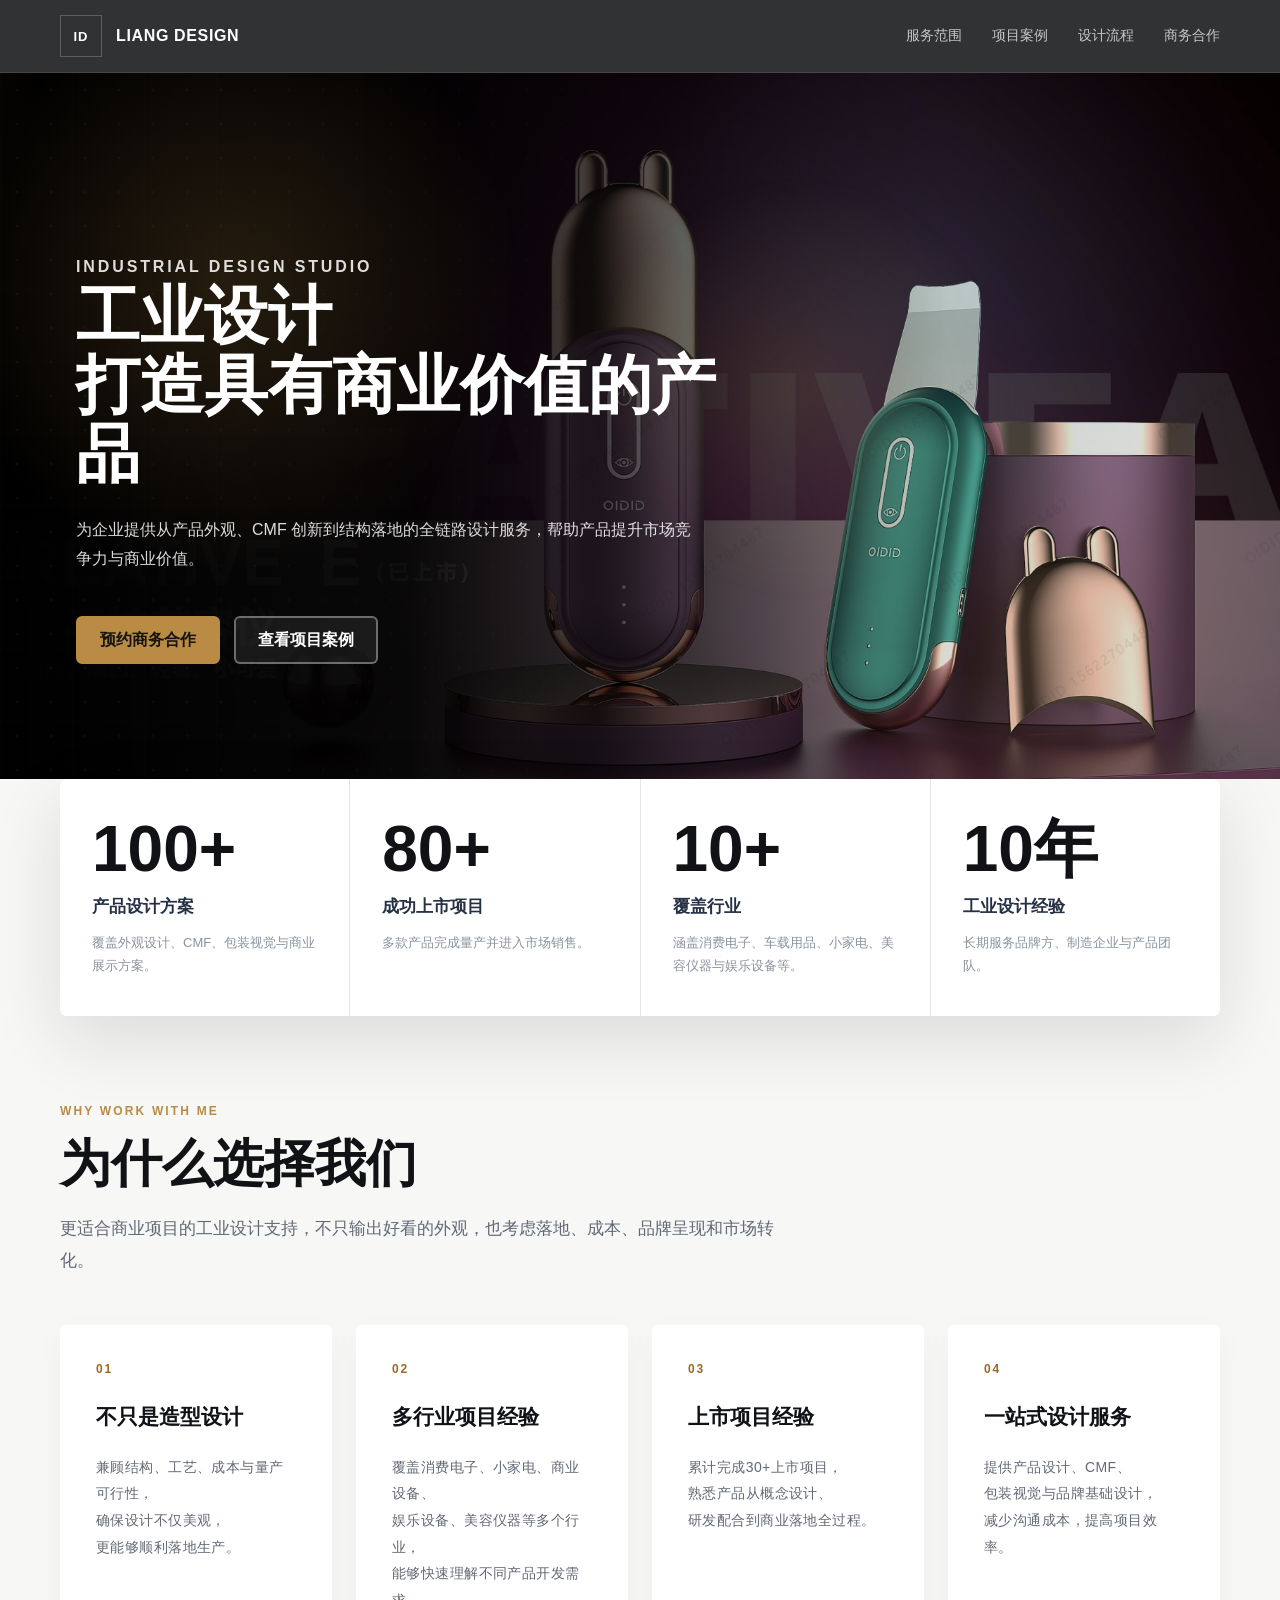
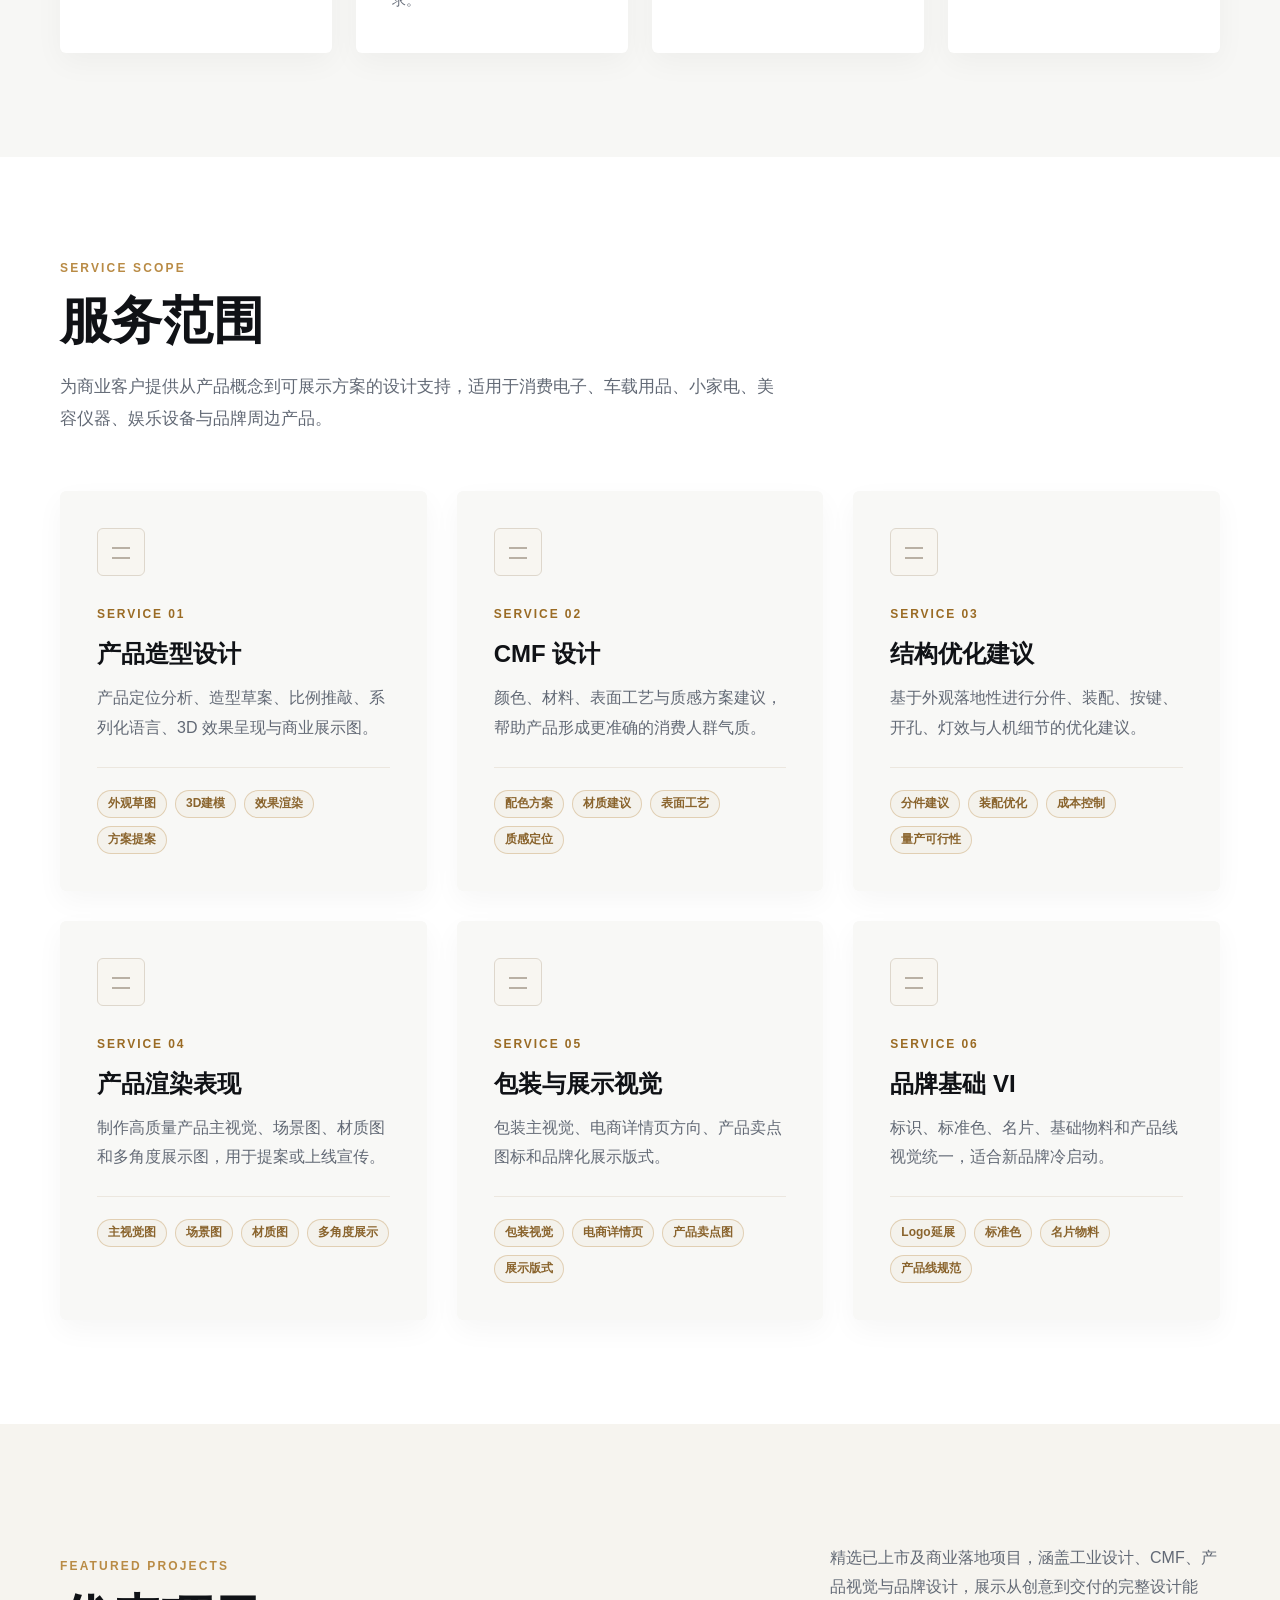
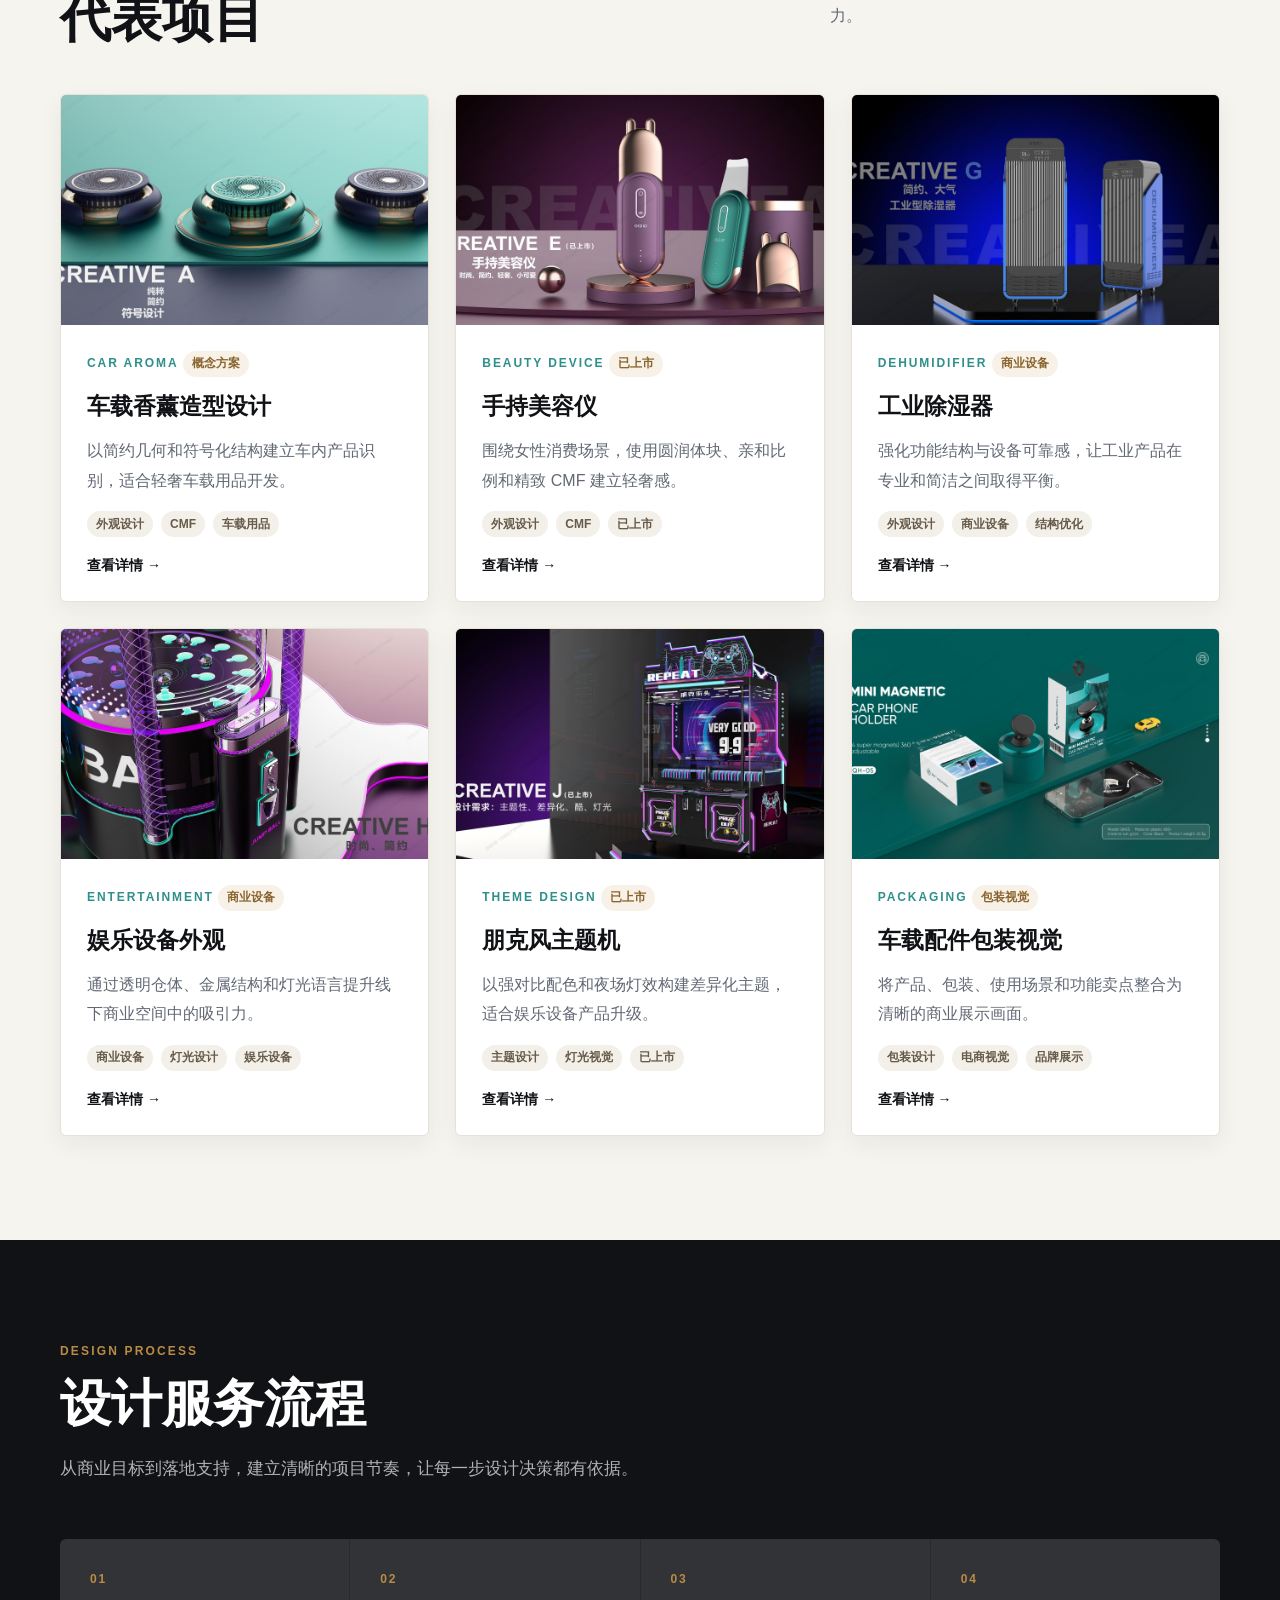
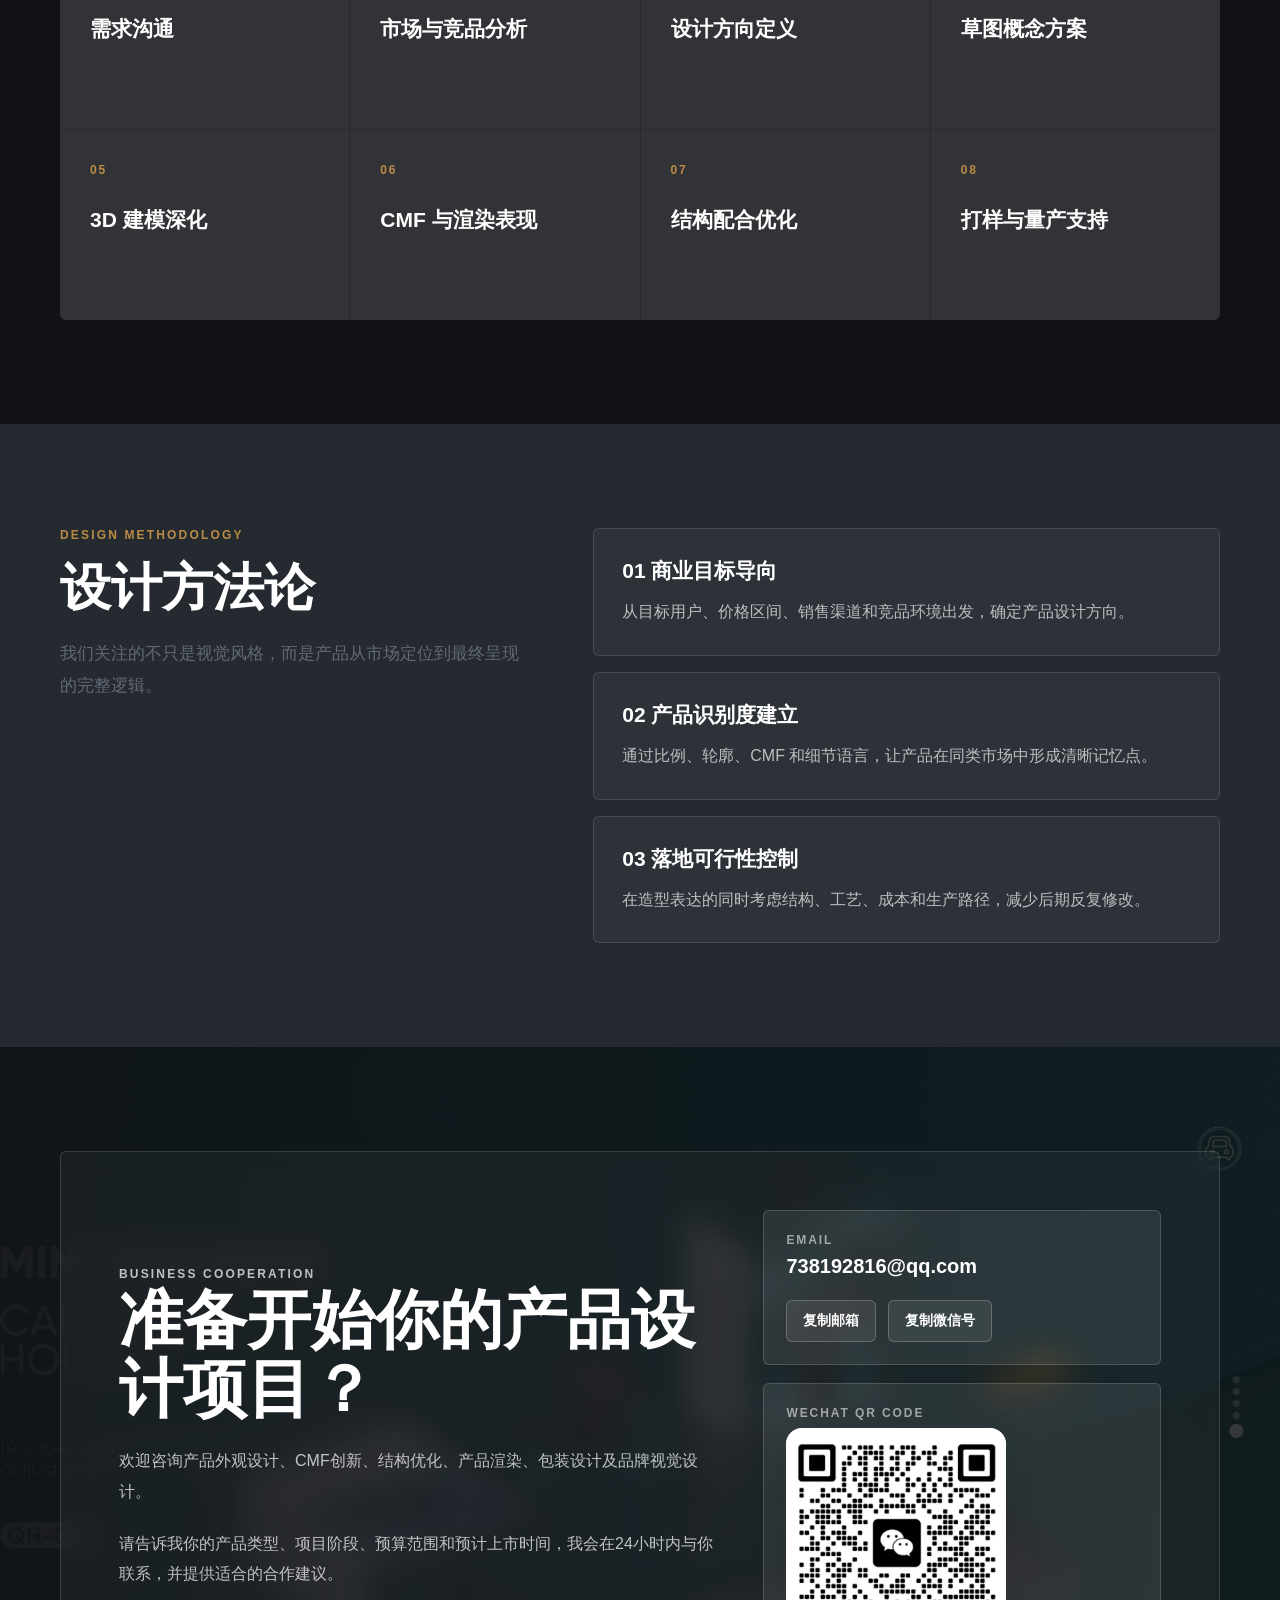
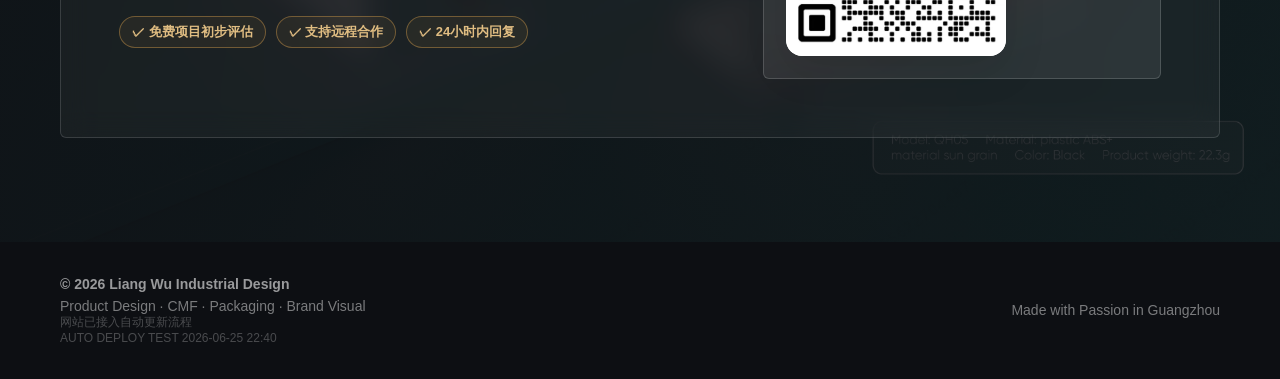
<file: outputs/index.html>
<!doctype html>
<html lang="zh-CN">
<head>
  <meta charset="UTF-8">
  <meta name="viewport" content="width=device-width, initial-scale=1.0">
  <title>工业设计作品集｜产品设计、CMF、包装视觉与商业落地</title>
  <meta name="description" content="提供工业设计、产品外观设计、CMF设计、包装视觉、品牌基础VI和商业展示服务，覆盖消费电子、小家电、美容仪器、车载用品和娱乐设备等行业。">
  <style>
    :root {
      --ink: #101216;
      --muted: #626975;
      --soft: #f6f4ef;
      --paper: #ffffff;
      --line: #e7e1d8;
      --gold: #b98b45;
      --graphite: #252a31;
      --teal: #2f8f8a;
      --shadow-lg: 0 22px 60px rgba(24, 28, 34, .12);
      --shadow-sm: 0 8px 24px rgba(24, 28, 34, .06);
      --radius: 6px;
    }

    * { box-sizing: border-box; }
    html { scroll-behavior: smooth; }
    body {
      margin: 0;
      color: var(--ink);
      background: var(--soft);
      font-family: -apple-system, BlinkMacSystemFont, "Segoe UI", "Microsoft YaHei", sans-serif;
      letter-spacing: 0;
      overflow-x: hidden;
    }
    a { color: inherit; text-decoration: none; }
    img { display: block; max-width: 100%; height: auto; image-rendering: auto; }

    .container {
      width: min(1160px, calc(100% - 40px));
      margin: 0 auto;
    }
    .eyebrow {
      margin: 0 0 18px;
      color: var(--gold);
      font-size: 12px;
      font-weight: 700;
      letter-spacing: .18em;
      text-transform: uppercase;
    }
    .section {
      padding: 104px 0;
    }
    .section-title {
      margin: 0;
      max-width: 760px;
      font-size: clamp(32px, 4vw, 54px);
      line-height: 1.08;
      font-weight: 800;
    }
    .section-copy {
      margin: 22px 0 0;
      max-width: 720px;
      color: var(--muted);
      font-size: 17px;
      line-height: 1.9;
    }

    .nav {
      position: sticky;
      top: 0;
      z-index: 20;
      border-bottom: 1px solid rgba(255, 255, 255, .1);
      background: rgba(16, 18, 22, .86);
      backdrop-filter: blur(18px);
      color: #fff;
    }
    .nav-inner {
      min-height: 72px;
      display: flex;
      align-items: center;
      justify-content: space-between;
      gap: 24px;
    }
    .brand {
      display: flex;
      align-items: center;
      gap: 14px;
      font-weight: 800;
    }
    .brand-name {
      font-weight: 800;
      letter-spacing: .04em;
    }
    .brand-mark {
      width: 42px;
      height: 42px;
      display: grid;
      place-items: center;
      border: 1px solid rgba(255, 255, 255, .22);
      font-size: 13px;
      letter-spacing: .08em;
    }
    .nav-links {
      display: flex;
      align-items: center;
      gap: 30px;
      color: rgba(255, 255, 255, .72);
      font-size: 14px;
    }
    .nav-links a:hover { color: #fff; }
    .menu-toggle {
      display: none;
      width: 44px;
      height: 44px;
      align-items: center;
      justify-content: center;
      border: 1px solid rgba(255, 255, 255, .2);
      border-radius: var(--radius);
      background: rgba(255, 255, 255, .06);
      color: #fff;
      cursor: pointer;
    }
    .menu-toggle span,
    .menu-toggle::before,
    .menu-toggle::after {
      content: "";
      display: block;
      width: 18px;
      height: 2px;
      border-radius: 999px;
      background: currentColor;
      transition: transform .25s ease, opacity .25s ease;
    }
    .menu-toggle {
      flex-direction: column;
      gap: 5px;
    }
    .nav.is-open .menu-toggle::before {
      transform: translateY(7px) rotate(45deg);
    }
    .nav.is-open .menu-toggle span {
      opacity: 0;
    }
    .nav.is-open .menu-toggle::after {
      transform: translateY(-7px) rotate(-45deg);
    }
    .mobile-menu {
      display: none;
      border-top: 1px solid rgba(255, 255, 255, .1);
      background: rgba(16, 18, 22, .96);
      backdrop-filter: blur(18px);
    }
    .mobile-menu a {
      display: block;
      width: min(100% - 40px, 1160px);
      margin: 0 auto;
      padding: 16px 0;
      border-bottom: 1px solid rgba(255, 255, 255, .08);
      color: rgba(255, 255, 255, .82);
      font-size: 15px;
      font-weight: 700;
    }
    .mobile-menu a:last-child { border-bottom: 0; }

    .hero {
      position: relative;
      overflow: hidden;
      min-height: 760px;
      display: grid;
      align-items: stretch;
      color: #fff;
      background:
        linear-gradient(90deg, #000 0%, rgba(0, 0, 0, .94) 32%, rgba(0, 0, 0, .62) 54%, rgba(0, 0, 0, .12) 74%),
        url("assets/page-10.jpg") 76% center / cover no-repeat;
    }
    .hero::before {
      content: "";
      position: absolute;
      inset: 0;
      z-index: 1;
      background:
        linear-gradient(rgba(255, 255, 255, .035) 1px, transparent 1px),
        linear-gradient(90deg, rgba(255, 255, 255, .035) 1px, transparent 1px);
      background-size: 72px 72px;
      mask-image: linear-gradient(90deg, rgba(0, 0, 0, .72), transparent 72%);
      opacity: .42;
      animation: gridDrift 18s linear infinite;
      pointer-events: none;
    }
    .hero::after {
      content: "";
      position: absolute;
      inset: 0;
      z-index: 2;
      background:
        radial-gradient(circle at 18% 28%, rgba(185, 139, 69, .2), transparent 18rem),
        radial-gradient(circle at 72% 30%, rgba(47, 143, 138, .16), transparent 20rem),
        radial-gradient(circle at 82% 74%, rgba(185, 139, 69, .12), transparent 18rem);
      animation: orbFloat 14s ease-in-out infinite alternate;
      pointer-events: none;
    }
    .hero-fx {
      position: absolute;
      inset: 0;
      z-index: 2;
      overflow: hidden;
      pointer-events: none;
    }
    .hero-particles {
      position: absolute;
      inset: 0;
      background-image: radial-gradient(circle, rgba(255, 255, 255, .34) 1px, transparent 1.8px);
      background-size: 34px 34px;
      opacity: .18;
      mask-image: linear-gradient(90deg, rgba(0, 0, 0, .68), transparent 70%);
      animation: particleDrift 22s linear infinite;
    }
    .hero-scan {
      position: absolute;
      top: 0;
      bottom: 0;
      left: -34%;
      width: 28%;
      background: linear-gradient(90deg, transparent, rgba(255, 255, 255, .12), rgba(185, 139, 69, .12), transparent);
      transform: skewX(-18deg);
      opacity: .7;
      animation: scanSweep 8s ease-in-out infinite;
    }
    .hero-glow {
      position: absolute;
      width: 28rem;
      height: 28rem;
      right: 20%;
      top: 12%;
      border-radius: 50%;
      background: radial-gradient(circle, rgba(185, 139, 69, .18), transparent 65%);
      filter: blur(10px);
      animation: glowPulse 9s ease-in-out infinite alternate;
    }
    @keyframes gridDrift {
      from { background-position: 0 0, 0 0; }
      to { background-position: 72px 72px, 72px 72px; }
    }
    @keyframes particleDrift {
      from { transform: translate3d(0, 0, 0); }
      to { transform: translate3d(34px, -34px, 0); }
    }
    @keyframes scanSweep {
      0%, 58% { transform: translateX(0) skewX(-18deg); opacity: 0; }
      68% { opacity: .62; }
      100% { transform: translateX(560%) skewX(-18deg); opacity: 0; }
    }
    @keyframes orbFloat {
      from { transform: translate3d(0, 0, 0) scale(1); }
      to { transform: translate3d(2%, -2%, 0) scale(1.04); }
    }
    @keyframes glowPulse {
      from { opacity: .35; transform: scale(.95); }
      to { opacity: .72; transform: scale(1.06); }
    }
    .hero-content {
      position: relative;
      z-index: 3;
      display: flex;
      min-height: 760px;
      width: min(680px, calc(100% - 80px));
      max-width: 680px;
      flex-direction: column;
      justify-content: center;
      align-items: flex-start;
      margin-left: max(40px, calc((100vw - 1160px) / 2 + 16px));
      margin-right: auto;
      padding: 96px 0 112px;
      text-align: left;
    }
    .hero h1 {
      margin: 0;
      max-width: 650px;
      font-size: clamp(42px, 5vw, 76px);
      line-height: 1.08;
      font-weight: 900;
    }
    .hero p {
      margin: 26px 0 0;
      max-width: 620px;
      color: rgba(255, 255, 255, .86);
      font-size: 16px;
      line-height: 1.85;
    }
    .hero-actions {
      display: flex;
      flex-wrap: wrap;
      justify-content: flex-start;
      gap: 14px;
      margin-top: 42px;
    }
    .button {
      display: inline-flex;
      align-items: center;
      justify-content: center;
      min-height: 48px;
      padding: 0 22px;
      border: 2px solid rgba(255, 255, 255, .36);
      background: rgba(255, 255, 255, .08);
      color: #fff;
      font-weight: 700;
      border-radius: var(--radius);
      transition: background .25s ease, border-color .25s ease, color .25s ease, transform .25s ease, box-shadow .25s ease;
    }
    .button:hover {
      transform: translateY(-2px);
      border-color: rgba(255, 255, 255, .64);
      background: rgba(255, 255, 255, .14);
    }
    .button.primary {
      border-color: var(--gold);
      background: var(--gold);
      color: #171410;
    }
    .button.primary:hover {
      border-color: #8a642d;
      background: #8a642d;
      color: #fff;
      box-shadow: 0 16px 34px rgba(0, 0, 0, .22);
    }

    .stats {
      margin-top: -54px;
      position: relative;
      z-index: 5;
      padding: 0 0 88px;
      background: #f7f7f5;
    }
    .stats-grid {
      display: grid;
      grid-template-columns: repeat(4, 1fr);
      gap: 1px;
      overflow: hidden;
      border-radius: var(--radius);
      background: rgba(16, 18, 22, .08);
      box-shadow: 0 24px 70px rgba(24, 28, 34, .12);
    }
    .stat-card {
      min-height: 210px;
      padding: 38px 32px;
      background: #fff;
      transition: transform .3s ease, box-shadow .3s ease;
    }
    .stat-card:hover {
      transform: translateY(-6px);
      box-shadow: 0 18px 48px rgba(24, 28, 34, .12);
    }
    .stat-card strong {
      display: block;
      font-size: clamp(44px, 5vw, 70px);
      line-height: 1;
      color: var(--ink);
      transition: color .3s ease, transform .3s ease;
    }
    .stat-card:hover strong {
      color: var(--gold);
      transform: translateY(-2px);
    }
    .stat-card .stat-title {
      display: block;
      margin-top: 14px;
      color: #263044;
      font-size: 17px;
      font-weight: 900;
    }
    .stat-card .stat-desc {
      margin: 14px 0 0;
      max-width: 300px;
      color: #8a929e;
      font-size: 13px;
      line-height: 1.75;
    }
    .why {
      background: #f7f7f5;
      padding-top: 0;
    }
    .why-grid {
      display: grid;
      grid-template-columns: repeat(4, 1fr);
      gap: 24px;
      margin-top: 48px;
    }
    .why-card {
      position: relative;
      overflow: hidden;
      min-height: 260px;
      padding: 34px 36px 40px;
      border-radius: var(--radius);
      background: #fff;
      box-shadow: 0 10px 30px rgba(24, 28, 34, .04);
      transition: transform .3s ease, box-shadow .3s ease, background .3s ease;
    }
    .why-card::after {
      content: "";
      position: absolute;
      left: 0;
      right: 0;
      bottom: 0;
      height: 2px;
      background: linear-gradient(90deg, transparent, rgba(185, 139, 69, .95), transparent);
      opacity: 0;
      transform: scaleX(.45);
      transition: opacity .3s ease, transform .3s ease;
    }
    .why-card:hover {
      transform: translateY(-8px);
      background: #fff;
      box-shadow: 0 34px 90px rgba(24, 28, 34, .16);
    }
    .why-card:hover::after {
      opacity: 1;
      transform: scaleX(1);
    }
    .why-number {
      color: #9a6b24;
      font-size: 12px;
      font-weight: 800;
      letter-spacing: .16em;
      transition: color .3s ease;
    }
    .why-card:hover .why-number {
      color: #d4a24d;
    }
    .why-card h3 {
      margin: 26px 0 22px;
      font-size: 21px;
      line-height: 1.35;
      transition: color .3s ease;
    }
    .why-card:hover h3 {
      color: var(--gold);
    }
    .why-card p {
      margin: 0;
      max-width: 28em;
      color: var(--muted);
      font-size: 14px;
      line-height: 1.9;
      letter-spacing: .03em;
    }
    .intro-icon {
      width: 40px;
      height: 40px;
      margin-bottom: 30px;
      display: grid;
      place-items: center;
      border-radius: var(--radius);
      background: #f3f0ea;
      color: #9a7a48;
    }
    .intro-icon svg {
      width: 22px;
      height: 22px;
      stroke: currentColor;
      stroke-width: 1.7;
      fill: none;
      stroke-linecap: round;
      stroke-linejoin: round;
    }
    .intro-card span {
      color: #9a6b24;
      font-size: 12px;
      font-weight: 700;
      letter-spacing: .16em;
      text-transform: uppercase;
    }
    .intro-card h2 {
      margin: 16px 0 16px;
      font-size: 28px;
      line-height: 1.25;
      font-weight: 800;
    }
    .intro-card p {
      margin: 0;
      color: var(--muted);
      font-size: 14px;
      line-height: 1.85;
    }

    .services {
      background: var(--paper);
    }
    .service-grid {
      display: grid;
      grid-template-columns: repeat(3, 1fr);
      gap: 30px;
      margin-top: 56px;
    }
    .service-card {
      padding: 36px;
      border-radius: var(--radius);
      border: 1px solid transparent;
      background: #f8f8f6;
      box-shadow: 0 10px 28px rgba(24, 28, 34, .04);
      transition: transform .3s ease, box-shadow .3s ease, background .3s ease, border-color .3s ease;
    }
    .service-card:hover {
      transform: translateY(-6px);
      border-color: rgba(185, 139, 69, .56);
      background: #fff;
      box-shadow: 0 28px 70px rgba(24, 28, 34, .13);
    }
    .service-icon {
      position: relative;
      width: 48px;
      height: 48px;
      margin-bottom: 28px;
      border: 1px solid #ded7cc;
      border-radius: var(--radius);
      background: #f8f6f1;
    }
    .service-icon::before,
    .service-icon::after {
      content: "";
      position: absolute;
      left: 14px;
      right: 14px;
      height: 2px;
      background: #b9b0a4;
    }
    .service-icon::before { top: 18px; }
    .service-icon::after { top: 28px; }
    .service-card:hover .service-icon {
      border-color: rgba(185, 139, 69, .5);
      background: rgba(185, 139, 69, .08);
    }
    .service-card:hover .service-icon::before,
    .service-card:hover .service-icon::after {
      background: var(--gold);
    }
    .service-card .number {
      color: #9a6b24;
      font-size: 12px;
      font-weight: 700;
      letter-spacing: .16em;
    }
    .service-card h3 {
      margin: 16px 0 14px;
      font-size: 24px;
      line-height: 1.3;
      font-weight: 800;
    }
    .service-card p {
      margin: 0;
      color: var(--muted);
      line-height: 1.85;
    }
    .service-tags {
      display: flex;
      flex-wrap: wrap;
      gap: 8px;
      margin-top: 24px;
      padding-top: 22px;
      border-top: 1px solid #ece7df;
    }
    .service-tags span {
      display: inline-flex;
      align-items: center;
      min-height: 28px;
      padding: 0 10px;
      border: 1px solid rgba(185, 139, 69, .34);
      border-radius: 999px;
      color: #8a642d;
      background: rgba(185, 139, 69, .055);
      font-size: 12px;
      font-weight: 700;
    }

    .process {
      background: #101216;
      color: #fff;
    }
    .process .section-copy {
      color: rgba(255, 255, 255, .68);
    }
    .process-grid {
      display: grid;
      grid-template-columns: repeat(4, 1fr);
      gap: 1px;
      margin-top: 54px;
      background: rgba(255, 255, 255, .1);
      border-radius: var(--radius);
      overflow: hidden;
    }
    .process-step {
      min-height: 190px;
      padding: 30px;
      background: rgba(255, 255, 255, .045);
      transition: background .3s ease, transform .3s ease;
    }
    .process-step:hover {
      background: rgba(185, 139, 69, .12);
      transform: translateY(-4px);
    }
    .process-step span {
      color: var(--gold);
      font-size: 12px;
      font-weight: 800;
      letter-spacing: .16em;
    }
    .process-step h3 {
      margin: 28px 0 0;
      font-size: 21px;
      line-height: 1.35;
    }

    .projects-header {
      display: flex;
      justify-content: space-between;
      gap: 40px;
      align-items: end;
      margin-bottom: 48px;
    }
    .projects-note {
      max-width: 390px;
      color: var(--muted);
      line-height: 1.8;
    }
    .project-grid {
      display: grid;
      grid-template-columns: repeat(3, 1fr);
      gap: 26px;
    }
    .project-card {
      display: block;
      overflow: hidden;
      border: 1px solid var(--line);
      border-radius: var(--radius);
      background: var(--paper);
      box-shadow: var(--shadow-sm);
      transition: transform .35s ease, box-shadow .35s ease, border-color .35s ease;
    }
    .project-card:hover {
      transform: translateY(-8px);
      border-color: rgba(185, 139, 69, .42);
      box-shadow: var(--shadow-lg);
    }
    .project-image {
      overflow: hidden;
      background: #ddd;
      aspect-ratio: 16 / 10;
    }
    .project-image img {
      width: 100%;
      height: 100%;
      object-fit: cover;
      transition: transform .5s ease, filter .5s ease;
    }
    .project-card:hover .project-image img {
      transform: scale(1.025);
      filter: saturate(1.04) contrast(1.03);
    }
    .project-body {
      padding: 26px;
    }
    .tag {
      display: inline-block;
      margin-bottom: 14px;
      color: var(--teal);
      font-size: 12px;
      font-weight: 800;
      letter-spacing: .16em;
      text-transform: uppercase;
    }
    .project-body h3 {
      margin: 0;
      font-size: 23px;
    }
    .project-body p {
      margin: 14px 0 0;
      color: var(--muted);
      line-height: 1.85;
    }
    .project-meta {
      display: flex;
      flex-wrap: wrap;
      gap: 8px;
      margin: 16px 0 0;
    }
    .project-meta span,
    .status-pill {
      display: inline-flex;
      align-items: center;
      min-height: 26px;
      padding: 0 9px;
      border-radius: 999px;
      background: #f3f0ea;
      color: #685b49;
      font-size: 12px;
      font-weight: 700;
    }
    .status-pill {
      margin-bottom: 14px;
      background: rgba(185, 139, 69, .12);
      color: #8a642d;
    }
    .project-detail {
      display: inline-flex;
      margin-top: 20px;
      color: var(--ink);
      font-size: 14px;
      font-weight: 800;
    }

    .style {
      color: #fff;
      background: var(--graphite);
    }
    .style-grid {
      display: grid;
      grid-template-columns: .85fr 1.15fr;
      gap: 70px;
      align-items: start;
    }
    .style-list {
      display: grid;
      gap: 16px;
    }
    .style-item {
      border: 1px solid rgba(255, 255, 255, .12);
      padding: 28px;
      border-radius: var(--radius);
      background: rgba(255, 255, 255, .04);
    }
    .style-item h3 {
      margin: 0 0 12px;
      font-size: 21px;
    }
    .style-item p {
      margin: 0;
      color: rgba(255, 255, 255, .68);
      line-height: 1.85;
    }

    .contact {
      background:
        linear-gradient(90deg, rgba(16, 18, 22, .96), rgba(16, 18, 22, .84)),
        url("assets/page-35.jpg") center / cover no-repeat;
      color: #fff;
    }
    .contact-panel {
      display: grid;
      grid-template-columns: 1.2fr .8fr;
      gap: 48px;
      align-items: center;
      border: 1px solid rgba(255, 255, 255, .14);
      padding: clamp(30px, 5vw, 58px);
      background: rgba(255, 255, 255, .045);
      backdrop-filter: blur(14px);
      border-radius: var(--radius);
      opacity: 0;
      transform: translateY(40px);
      transition: opacity .8s ease, transform .8s ease, border-color .3s ease;
    }
    .contact-panel.is-visible {
      opacity: 1;
      transform: translateY(0);
    }
    .contact h2 {
      margin: 0;
      font-size: clamp(34px, 5vw, 64px);
      line-height: 1.08;
    }
    .contact p {
      max-width: 650px;
      margin: 22px 0 0;
      color: rgba(255, 255, 255, .72);
      line-height: 1.9;
    }
    .contact-badges {
      display: flex;
      flex-wrap: wrap;
      gap: 10px;
      margin-top: 26px;
    }
    .contact-badges span {
      display: inline-flex;
      align-items: center;
      min-height: 32px;
      padding: 0 12px;
      border: 1px solid rgba(185, 139, 69, .52);
      border-radius: 999px;
      color: #e0bd82;
      background: rgba(185, 139, 69, .08);
      font-size: 13px;
      font-weight: 800;
    }
    .contact-box {
      display: grid;
      gap: 18px;
    }
    .contact-line,
    .qr-box {
      border: 1px solid rgba(255, 255, 255, .16);
      background: rgba(255, 255, 255, .08);
      padding: 22px;
      border-radius: var(--radius);
      transition: border-color .3s ease, box-shadow .3s ease;
    }
    .contact-line:hover {
      border-color: rgba(185, 139, 69, .72);
      box-shadow: 0 18px 52px rgba(0, 0, 0, .16);
    }
    .contact-line:hover .contact-button {
      transform: translateY(-2px);
    }
    .contact-label {
      display: block;
      margin-bottom: 8px;
      color: rgba(255, 255, 255, .56);
      font-size: 12px;
      font-weight: 800;
      letter-spacing: .16em;
      text-transform: uppercase;
    }
    .email-placeholder {
      font-size: 20px;
      font-weight: 800;
    }
    .contact-actions {
      display: flex;
      flex-wrap: wrap;
      gap: 12px;
      margin-top: 22px;
    }
    .contact-button {
      display: inline-flex;
      align-items: center;
      justify-content: center;
      min-height: 42px;
      padding: 0 16px;
      border: 1px solid rgba(255, 255, 255, .22);
      border-radius: var(--radius);
      background: rgba(255, 255, 255, .08);
      color: #fff;
      font-weight: 800;
      font-size: 14px;
      transition: background .3s ease, color .3s ease, transform .3s ease;
      cursor: pointer;
    }
    .contact-button:hover {
      transform: translateY(-2px);
      border-color: var(--gold);
      background: var(--gold);
      color: #101216;
    }
    .qr-box {
      display: grid;
      justify-items: start;
    }
    .qr-button {
      width: min(220px, 100%);
      padding: 0;
      border: 0;
      border-radius: 16px;
      background: #fff;
      overflow: hidden;
      cursor: zoom-in;
      box-shadow: 0 14px 42px rgba(0, 0, 0, .12);
      transition: transform .3s ease, box-shadow .3s ease;
    }
    .qr-button:hover {
      transform: scale(1.03);
      box-shadow: 0 24px 70px rgba(0, 0, 0, .24);
    }
    .qr-button img {
      width: 100%;
      height: auto;
      background: #fff;
      border-radius: 16px;
    }
    .toast {
      position: fixed;
      left: 50%;
      bottom: 28px;
      z-index: 60;
      transform: translate(-50%, 16px);
      padding: 12px 16px;
      border: 1px solid rgba(255, 255, 255, .16);
      border-radius: 999px;
      background: rgba(16, 18, 22, .92);
      color: #fff;
      font-size: 14px;
      font-weight: 800;
      opacity: 0;
      pointer-events: none;
      transition: opacity .3s ease, transform .3s ease;
      backdrop-filter: blur(12px);
    }
    .toast.is-visible {
      opacity: 1;
      transform: translate(-50%, 0);
    }
    .qr-modal {
      position: fixed;
      inset: 0;
      z-index: 55;
      display: grid;
      place-items: center;
      padding: 24px;
      background: rgba(0, 0, 0, .72);
      opacity: 0;
      pointer-events: none;
      transition: opacity .3s ease;
    }
    .qr-modal.is-visible {
      opacity: 1;
      pointer-events: auto;
    }
    .qr-modal img {
      width: min(420px, 88vw);
      border-radius: 18px;
      background: #fff;
      box-shadow: 0 34px 90px rgba(0, 0, 0, .35);
    }

    footer {
      padding: 34px 0;
      background: #0d0f13;
      color: rgba(255, 255, 255, .45);
      font-size: 14px;
    }
    .footer-inner {
      display: flex;
      justify-content: space-between;
      gap: 20px;
      align-items: center;
    }
    .footer-inner strong {
      display: block;
      color: rgba(255, 255, 255, .58);
      font-weight: 700;
      margin-bottom: 6px;
    }
    .footer-inner span {
      display: block;
    }

    @media (max-width: 900px) {
      .nav-links { display: none; }
      .hero { min-height: 650px; }
      .hero-content {
        min-height: 650px;
        width: min(620px, calc(100% - 56px));
        max-width: 620px;
        margin-left: 28px;
      }
      .section { padding: 76px 0; }
      .stats { margin-top: 0; padding: 32px 0 76px; }
      .stats-grid,
      .why-grid,
      .process-grid {
        grid-template-columns: repeat(2, 1fr);
      }
      .intro-grid,
      .service-grid,
      .project-grid,
      .style-grid,
      .contact-panel {
        grid-template-columns: 1fr;
      }
      .projects-header {
        display: block;
      }
      .projects-note {
        margin-top: 20px;
        max-width: none;
      }
    }

    @media (max-width: 768px) {
      .container {
        width: min(100% - 40px, 1160px);
        max-width: 100%;
      }
      .nav-links { display: none; }
      .menu-toggle { display: inline-flex; }
      .nav.is-open .mobile-menu { display: block; }
      .brand-name {
        font-size: 15px;
        letter-spacing: .04em;
      }
      .hero {
        min-height: 660px;
        background:
          linear-gradient(90deg, #000 0%, rgba(0, 0, 0, .9) 50%, rgba(0, 0, 0, .42) 100%),
          url("assets/page-10.jpg") center center / cover no-repeat;
      }
      .hero-content {
        min-height: 660px;
        width: min(100% - 40px, 620px);
        max-width: 100%;
        margin-left: 20px;
        padding: 76px 0 88px;
      }
      .hero h1 {
        max-width: 100%;
        font-size: clamp(34px, 10vw, 42px);
        line-height: 1.12;
      }
      .hero p {
        max-width: 100%;
        font-size: 15px;
        line-height: 1.8;
      }
      .hero-actions {
        display: grid;
        grid-template-columns: repeat(2, minmax(0, 1fr));
        width: 100%;
        gap: 12px;
      }
      .button {
        width: 100%;
        padding: 0 14px;
      }
      .stats-grid {
        grid-template-columns: repeat(2, minmax(0, 1fr));
      }
      .stat-card {
        min-width: 0;
        padding: 30px 24px;
      }
      .stat-card strong {
        font-size: clamp(38px, 12vw, 54px);
      }
      .why-grid,
      .service-grid,
      .project-grid,
      .style-grid,
      .contact-panel {
        grid-template-columns: 1fr;
      }
      .why-card,
      .service-card,
      .project-card,
      .process-step {
        width: 100%;
      }
      .process-grid {
        grid-template-columns: 1fr;
      }
      .process-step {
        min-height: auto;
      }
      .contact-panel {
        gap: 32px;
        text-align: left;
      }
      .contact-box,
      .qr-box {
        justify-items: center;
        text-align: center;
      }
      .contact-actions {
        justify-content: center;
      }
      .qr-button {
        width: min(220px, 100%);
      }
    }

    @media (max-width: 560px) {
      .container { width: min(100% - 40px, 1160px); }
      .hero {
        min-height: 650px;
        background:
          linear-gradient(90deg, #000 0%, rgba(0, 0, 0, .9) 48%, rgba(0, 0, 0, .46) 100%),
          url("assets/page-10.jpg") center center / cover no-repeat;
      }
      .hero-content {
        min-height: 650px;
        width: min(100% - 40px, 620px);
        margin-left: 20px;
        padding: 72px 0 90px;
      }
      .hero h1 { font-size: clamp(32px, 10vw, 40px); line-height: 1.12; }
      .hero p { font-size: 15px; }
      .hero-actions { grid-template-columns: 1fr; }
      .stats-grid,
      .why-grid,
      .process-grid {
        grid-template-columns: 1fr;
      }
      .intro-card,
      .why-card,
      .process-step,
      .service-card,
      .project-body,
      .style-item {
        padding: 24px;
      }
      .footer-inner {
        display: block;
      }
    }

    @media (max-width: 768px) {
      :root {
        --mobile-pad: 20px;
        --mobile-radius: 18px;
      }
      body {
        background: #f7f5f0;
      }
      .container {
        width: min(100% - 40px, 1160px);
      }
      .section {
        padding: 72px 0;
      }
      .eyebrow {
        margin-bottom: 12px;
        font-size: 11px;
        letter-spacing: .16em;
      }
      .section-title {
        max-width: 100%;
        font-size: clamp(28px, 8vw, 36px);
        line-height: 1.14;
        letter-spacing: 0;
      }
      .section-copy {
        max-width: 100%;
        margin-top: 16px;
        font-size: 15px;
        line-height: 1.85;
      }
      .nav-inner {
        min-height: 64px;
      }
      .brand {
        gap: 12px;
        min-height: 44px;
      }
      .brand-mark {
        width: 38px;
        height: 38px;
      }
      .mobile-menu {
        padding: 6px 0 10px;
      }
      .mobile-menu a {
        min-height: 48px;
        display: flex;
        align-items: center;
      }
      .hero {
        min-height: 720px;
        align-items: end;
        background:
          linear-gradient(180deg, rgba(0,0,0,.12) 0%, rgba(0,0,0,.54) 50%, rgba(0,0,0,.94) 100%),
          linear-gradient(90deg, rgba(0,0,0,.82), rgba(0,0,0,.22) 58%, rgba(0,0,0,.08)),
          url("assets/page-10.jpg") 58% center / cover no-repeat;
      }
      .hero::before {
        background-size: 42px 42px;
        opacity: .24;
        mask-image: linear-gradient(180deg, transparent, rgba(0,0,0,.7) 34%, transparent 82%);
      }
      .hero::after {
        opacity: .72;
      }
      .hero-particles {
        animation: none;
        transform: none;
      }
      .hero-scan,
      .hero-glow {
        display: none;
      }
      .hero-content {
        justify-content: flex-end;
        min-height: 720px;
        width: min(100% - 40px, 560px);
        margin: 0 auto;
        padding: 96px 0 54px;
      }
      .hero h1 {
        max-width: 11em;
        font-size: clamp(34px, 9.6vw, 41px);
        line-height: 1.12;
        font-weight: 900;
        text-wrap: balance;
      }
      .hero p {
        max-width: 100%;
        margin-top: 18px;
        color: rgba(255,255,255,.78);
        font-size: 15px;
        line-height: 1.78;
      }
      .hero-actions {
        display: grid;
        grid-template-columns: 1fr 1fr;
        width: 100%;
        gap: 10px;
        margin-top: 28px;
      }
      .button {
        min-height: 48px;
        padding: 0 14px;
        border-radius: 12px;
        font-size: 14px;
      }
      .stats {
        margin-top: 0;
        padding: 20px 0 64px;
        background: #f7f5f0;
      }
      .stats-grid {
        grid-template-columns: repeat(2, minmax(0, 1fr));
        gap: 12px;
        overflow: visible;
        border-radius: 0;
        background: transparent;
        box-shadow: none;
      }
      .stat-card {
        min-height: 156px;
        padding: 24px 18px;
        border: 1px solid rgba(16,18,22,.06);
        border-radius: var(--mobile-radius);
        box-shadow: 0 16px 44px rgba(24,28,34,.07);
      }
      .stat-card strong {
        font-size: clamp(38px, 11vw, 48px);
      }
      .stat-card .stat-title {
        margin-top: 10px;
        font-size: 15px;
      }
      .stat-card .stat-desc {
        margin-top: 10px;
        font-size: 12px;
        line-height: 1.65;
      }
      .why {
        padding-top: 0;
      }
      .why-grid,
      .service-grid,
      .project-grid {
        grid-template-columns: 1fr;
        gap: 16px;
        margin-top: 34px;
      }
      .why-card,
      .service-card,
      .project-card,
      .style-item {
        border-radius: var(--mobile-radius);
      }
      .why-card {
        min-height: auto;
        padding: 26px var(--mobile-pad) 30px;
      }
      .why-card h3 {
        margin: 20px 0 14px;
        font-size: 20px;
      }
      .why-card p {
        max-width: 100%;
        font-size: 14px;
        line-height: 1.9;
      }
      .service-card {
        padding: 24px var(--mobile-pad);
      }
      .service-icon {
        width: 42px;
        height: 42px;
        margin-bottom: 22px;
      }
      .service-card h3 {
        margin: 14px 0 12px;
        font-size: 21px;
      }
      .service-card p {
        font-size: 14px;
        line-height: 1.82;
      }
      .service-tags {
        gap: 7px;
        margin-top: 20px;
        padding-top: 18px;
      }
      .service-tags span {
        min-height: 26px;
        font-size: 11px;
      }
      .projects-header {
        margin-bottom: 32px;
      }
      .projects-note {
        font-size: 15px;
        line-height: 1.82;
      }
      .project-card {
        overflow: hidden;
        border: 0;
        box-shadow: 0 18px 50px rgba(24,28,34,.09);
      }
      .project-image {
        aspect-ratio: 4 / 3;
      }
      .project-body {
        padding: 22px var(--mobile-pad) 24px;
      }
      .project-body h3 {
        font-size: 21px;
        line-height: 1.25;
      }
      .project-body p {
        font-size: 14px;
        line-height: 1.78;
      }
      .process {
        background: #101216;
      }
      .process-grid {
        grid-template-columns: 1fr;
        gap: 12px;
        overflow: visible;
        border-radius: 0;
        background: transparent;
        margin-top: 34px;
      }
      .process-step {
        min-height: 0;
        display: grid;
        grid-template-columns: 44px 1fr;
        gap: 14px;
        align-items: center;
        padding: 18px var(--mobile-pad);
        border: 1px solid rgba(255,255,255,.08);
        border-radius: var(--mobile-radius);
        background: rgba(255,255,255,.045);
      }
      .process-step h3 {
        margin: 0;
        font-size: 18px;
      }
      .style-grid,
      .contact-panel {
        grid-template-columns: 1fr;
      }
      .style-grid {
        gap: 34px;
      }
      .contact {
        background:
          linear-gradient(180deg, rgba(16,18,22,.98), rgba(16,18,22,.9)),
          url("assets/page-35.jpg") center / cover no-repeat;
      }
      .contact-panel {
        gap: 30px;
        padding: 28px var(--mobile-pad);
        border-radius: 22px;
      }
      .contact h2 {
        font-size: clamp(30px, 8vw, 38px);
        line-height: 1.14;
      }
      .contact p {
        max-width: 100%;
        font-size: 14px;
        line-height: 1.86;
      }
      .contact-box {
        gap: 14px;
      }
      .contact-line,
      .qr-box {
        padding: 20px;
        border-radius: 18px;
      }
      .contact-actions {
        display: grid;
        grid-template-columns: 1fr;
      }
      .contact-button {
        width: 100%;
        min-height: 46px;
        border-radius: 12px;
      }
      .qr-box {
        justify-items: center;
        text-align: center;
      }
      .qr-button {
        width: min(220px, 100%);
      }
      .footer-inner {
        display: grid;
        gap: 16px;
        text-align: left;
        line-height: 1.7;
      }
    }

    @media (max-width: 390px) {
      .hero-actions {
        grid-template-columns: 1fr;
      }
      .hero h1 {
        font-size: 32px;
      }
    }

    @media (max-width: 768px) {
      .container {
        width: min(100% - 32px, 1160px);
      }
      .section {
        padding: 52px 0;
      }
      .section-title {
        font-size: clamp(30px, 7.4vw, 34px);
        line-height: 1.12;
      }
      .section-copy {
        margin-top: 12px;
        font-size: 14px;
        line-height: 1.65;
      }
      .eyebrow {
        margin-bottom: 10px;
        font-size: 10px;
      }
      .nav-inner {
        min-height: 58px;
      }
      .brand-mark {
        width: 34px;
        height: 34px;
      }
      .brand-name {
        font-size: 13px;
      }
      .menu-toggle {
        width: 44px;
        height: 44px;
      }
      .mobile-menu a {
        width: min(100% - 32px, 1160px);
        min-height: 44px;
        padding: 12px 0;
      }
      .hero {
        min-height: 520px;
      }
      .hero-content {
        min-height: 520px;
        width: min(100% - 32px, 560px);
        padding: 70px 0 34px;
      }
      .hero h1 {
        font-size: clamp(31px, 8.8vw, 38px);
        line-height: 1.1;
      }
      .hero p {
        margin-top: 14px;
        font-size: 13px;
        line-height: 1.62;
      }
      .hero-actions {
        gap: 8px;
        margin-top: 18px;
      }
      .button {
        min-height: 46px;
        border-radius: 10px;
        font-size: 13px;
      }
      .stats {
        padding: 14px 0 44px;
      }
      .stats-grid {
        gap: 10px;
      }
      .stat-card {
        min-height: 120px;
        padding: 16px 15px;
        border-radius: 14px;
      }
      .stat-card strong {
        font-size: clamp(42px, 10vw, 52px);
      }
      .stat-card .stat-title {
        margin-top: 8px;
        font-size: 14px;
      }
      .stat-card .stat-desc {
        margin-top: 7px;
        font-size: 11px;
        line-height: 1.52;
      }
      .why-grid,
      .service-grid,
      .project-grid {
        gap: 12px;
        margin-top: 22px;
      }
      .why-card {
        min-height: 0;
        padding: 17px 18px 18px;
        border-radius: 14px;
      }
      .why-number {
        font-size: 10px;
      }
      .why-card h3 {
        margin: 14px 0 10px;
        font-size: 19px;
        line-height: 1.25;
      }
      .why-card p {
        font-size: 13px;
        line-height: 1.6;
      }
      .service-card {
        padding: 17px 18px;
        border-radius: 14px;
      }
      .service-icon {
        width: 34px;
        height: 34px;
        margin-bottom: 16px;
      }
      .service-icon::before,
      .service-icon::after {
        left: 11px;
        right: 11px;
      }
      .service-icon::before { top: 13px; }
      .service-icon::after { top: 21px; }
      .service-card .number {
        font-size: 10px;
      }
      .service-card h3 {
        margin: 12px 0 9px;
        font-size: 21px;
        line-height: 1.22;
      }
      .service-card p {
        font-size: 13px;
        line-height: 1.6;
      }
      .service-tags {
        gap: 6px;
        margin-top: 12px;
        padding-top: 12px;
      }
      .service-tags span {
        min-height: 24px;
        padding: 0 8px;
        font-size: 10px;
      }
      .projects-header {
        margin-bottom: 24px;
      }
      .projects-note,
      .project-body p {
        font-size: 13px;
        line-height: 1.6;
      }
      .project-card {
        border-radius: 14px;
      }
      .project-body {
        padding: 18px;
      }
      .project-body h3 {
        font-size: 21px;
      }
      .project-meta {
        margin-top: 12px;
      }
      .project-detail {
        margin-top: 14px;
      }
      .process-grid {
        gap: 10px;
        margin-top: 22px;
      }
      .process-step {
        min-height: 0;
        grid-template-columns: 38px 1fr;
        gap: 10px;
        padding: 13px 18px;
        border-radius: 14px;
      }
      .process-step h3 {
        font-size: 17px;
      }
      .style-grid {
        gap: 24px;
      }
      .style-item {
        padding: 18px;
        border-radius: 14px;
      }
      .style-item h3 {
        font-size: 18px;
      }
      .style-item p {
        font-size: 13px;
        line-height: 1.6;
      }
      .contact-panel {
        gap: 18px;
        padding: 20px 18px;
        border-radius: 18px;
      }
      .contact h2 {
        font-size: clamp(29px, 7.4vw, 34px);
      }
      .contact p {
        margin-top: 12px;
        font-size: 13px;
        line-height: 1.62;
      }
      .contact-badges {
        gap: 7px;
        margin-top: 16px;
      }
      .contact-badges span {
        min-height: 28px;
        font-size: 11px;
      }
      .contact-line,
      .qr-box {
        padding: 15px;
        border-radius: 14px;
      }
      .contact-actions {
        gap: 8px;
        margin-top: 16px;
      }
      .contact-button {
        min-height: 46px;
        border-radius: 10px;
      }
      .email-placeholder {
        font-size: 18px;
      }
      .qr-button {
        width: min(190px, 100%);
      }
    }

    @media (max-width: 390px) {
      .container,
      .hero-content {
        width: min(100% - 28px, 560px);
      }
      .stats-grid {
        gap: 9px;
      }
      .stat-card {
        padding: 16px 14px;
      }
      .stat-card strong {
        font-size: 40px;
      }
    }
  </style>
</head>
<body>
  <nav class="nav">
    <div class="container nav-inner">
      <a class="brand" href="#top">
        <span class="brand-mark">ID</span>
        <span class="brand-name">LIANG DESIGN</span>
      </a>
      <div class="nav-links">
        <a href="#services">服务范围</a>
        <a href="#projects">项目案例</a>
        <a href="#process">设计流程</a>
        <a href="#contact">商务合作</a>
      </div>
      <button class="menu-toggle" type="button" aria-label="打开菜单" aria-expanded="false" aria-controls="mobile-menu">
        <span></span>
      </button>
    </div>
    <div class="mobile-menu" id="mobile-menu">
      <a href="#services">服务范围</a>
      <a href="#projects">项目案例</a>
      <a href="#process">设计流程</a>
      <a href="#contact">商务合作</a>
    </div>
  </nav>

  <header id="top" class="hero">
    <div class="hero-fx" aria-hidden="true">
      <div class="hero-particles"></div>
      <div class="hero-scan"></div>
      <div class="hero-glow"></div>
    </div>
    <div class="hero-content">
      <p class="eyebrow">INDUSTRIAL DESIGN STUDIO</p>
      <h1>工业设计<br>打造具有商业价值的产品</h1>
      <p>为企业提供从产品外观、CMF 创新到结构落地的全链路设计服务，帮助产品提升市场竞争力与商业价值。</p>
      <div class="hero-actions">
        <a class="button primary" href="#contact">预约商务合作</a>
        <a class="button" href="#projects">查看项目案例</a>
      </div>
    </div>
  </header>

  <main>
    <section class="stats" aria-label="数据实力">
      <div class="container stats-grid">
        <div class="stat-card">
          <strong class="stat-number" data-count="100" data-suffix="+">0</strong>
          <span class="stat-title">产品设计方案</span>
          <p class="stat-desc">覆盖外观设计、CMF、包装视觉与商业展示方案。</p>
        </div>
        <div class="stat-card">
          <strong class="stat-number" data-count="80" data-suffix="+">0</strong>
          <span class="stat-title">成功上市项目</span>
          <p class="stat-desc">多款产品完成量产并进入市场销售。</p>
        </div>
        <div class="stat-card">
          <strong class="stat-number" data-count="10" data-suffix="+">0</strong>
          <span class="stat-title">覆盖行业</span>
          <p class="stat-desc">涵盖消费电子、车载用品、小家电、美容仪器与娱乐设备等。</p>
        </div>
        <div class="stat-card">
          <strong class="stat-number" data-count="10" data-suffix="年">0</strong>
          <span class="stat-title">工业设计经验</span>
          <p class="stat-desc">长期服务品牌方、制造企业与产品团队。</p>
        </div>
      </div>
    </section>

    <section class="section why">
      <div class="container">
        <p class="eyebrow">Why Work With Me</p>
        <h2 class="section-title">为什么选择我们</h2>
        <p class="section-copy">更适合商业项目的工业设计支持，不只输出好看的外观，也考虑落地、成本、品牌呈现和市场转化。</p>
        <div class="why-grid">
          <article class="why-card">
            <span class="why-number">01</span>
            <h3>不只是造型设计</h3>
            <p>兼顾结构、工艺、成本与量产可行性，<br>确保设计不仅美观，<br>更能够顺利落地生产。</p>
          </article>
          <article class="why-card">
            <span class="why-number">02</span>
            <h3>多行业项目经验</h3>
            <p>覆盖消费电子、小家电、商业设备、<br>娱乐设备、美容仪器等多个行业，<br>能够快速理解不同产品开发需求。</p>
          </article>
          <article class="why-card">
            <span class="why-number">03</span>
            <h3>上市项目经验</h3>
            <p>累计完成30+上市项目，<br>熟悉产品从概念设计、<br>研发配合到商业落地全过程。</p>
          </article>
          <article class="why-card">
            <span class="why-number">04</span>
            <h3>一站式设计服务</h3>
            <p>提供产品设计、CMF、<br>包装视觉与品牌基础设计，<br>减少沟通成本，提高项目效率。</p>
          </article>
        </div>
      </div>
    </section>

    <section id="services" class="section services">
      <div class="container">
        <p class="eyebrow">Service Scope</p>
        <h2 class="section-title">服务范围</h2>
        <p class="section-copy">为商业客户提供从产品概念到可展示方案的设计支持，适用于消费电子、车载用品、小家电、美容仪器、娱乐设备与品牌周边产品。</p>

        <div class="service-grid">
          <article class="service-card">
            <div class="service-icon" aria-hidden="true"></div>
            <span class="number">SERVICE 01</span>
            <h3>产品造型设计</h3>
            <p>产品定位分析、造型草案、比例推敲、系列化语言、3D 效果呈现与商业展示图。</p>
            <div class="service-tags"><span>外观草图</span><span>3D建模</span><span>效果渲染</span><span>方案提案</span></div>
          </article>
          <article class="service-card">
            <div class="service-icon" aria-hidden="true"></div>
            <span class="number">SERVICE 02</span>
            <h3>CMF 设计</h3>
            <p>颜色、材料、表面工艺与质感方案建议，帮助产品形成更准确的消费人群气质。</p>
            <div class="service-tags"><span>配色方案</span><span>材质建议</span><span>表面工艺</span><span>质感定位</span></div>
          </article>
          <article class="service-card">
            <div class="service-icon" aria-hidden="true"></div>
            <span class="number">SERVICE 03</span>
            <h3>结构优化建议</h3>
            <p>基于外观落地性进行分件、装配、按键、开孔、灯效与人机细节的优化建议。</p>
            <div class="service-tags"><span>分件建议</span><span>装配优化</span><span>成本控制</span><span>量产可行性</span></div>
          </article>
          <article class="service-card">
            <div class="service-icon" aria-hidden="true"></div>
            <span class="number">SERVICE 04</span>
            <h3>产品渲染表现</h3>
            <p>制作高质量产品主视觉、场景图、材质图和多角度展示图，用于提案或上线宣传。</p>
            <div class="service-tags"><span>主视觉图</span><span>场景图</span><span>材质图</span><span>多角度展示</span></div>
          </article>
          <article class="service-card">
            <div class="service-icon" aria-hidden="true"></div>
            <span class="number">SERVICE 05</span>
            <h3>包装与展示视觉</h3>
            <p>包装主视觉、电商详情页方向、产品卖点图标和品牌化展示版式。</p>
            <div class="service-tags"><span>包装视觉</span><span>电商详情页</span><span>产品卖点图</span><span>展示版式</span></div>
          </article>
          <article class="service-card">
            <div class="service-icon" aria-hidden="true"></div>
            <span class="number">SERVICE 06</span>
            <h3>品牌基础 VI</h3>
            <p>标识、标准色、名片、基础物料和产品线视觉统一，适合新品牌冷启动。</p>
            <div class="service-tags"><span>Logo延展</span><span>标准色</span><span>名片物料</span><span>产品线规范</span></div>
          </article>
        </div>
      </div>
    </section>

    <section id="projects" class="section">
      <div class="container">
        <div class="projects-header">
          <div>
            <p class="eyebrow">FEATURED PROJECTS</p>
            <h2 class="section-title">代表项目</h2>
          </div>
          <p class="projects-note">精选已上市及商业落地项目，涵盖工业设计、CMF、产品视觉与品牌设计，展示从创意到交付的完整设计能力。</p>
        </div>

        <div class="project-grid">
          <a class="project-card" href="project-car-aroma.html">
            <div class="project-image"><img src="assets/page-04.jpg" alt="车载香薰外观设计" loading="lazy"></div>
            <div class="project-body">
              <span class="tag">CAR AROMA</span>
              <span class="status-pill">概念方案</span>
              <h3>车载香薰造型设计</h3>
              <p>以简约几何和符号化结构建立车内产品识别，适合轻奢车载用品开发。</p>
              <div class="project-meta"><span>外观设计</span><span>CMF</span><span>车载用品</span></div>
              <span class="project-detail">查看详情 →</span>
            </div>
          </a>

          <a class="project-card" href="project-beauty-device.html">
            <div class="project-image"><img src="assets/page-10.jpg" alt="手持美容仪设计" loading="lazy"></div>
            <div class="project-body">
              <span class="tag">BEAUTY DEVICE</span>
              <span class="status-pill">已上市</span>
              <h3>手持美容仪</h3>
              <p>围绕女性消费场景，使用圆润体块、亲和比例和精致 CMF 建立轻奢感。</p>
              <div class="project-meta"><span>外观设计</span><span>CMF</span><span>已上市</span></div>
              <span class="project-detail">查看详情 →</span>
            </div>
          </a>

          <a class="project-card" href="project-dehumidifier.html">
            <div class="project-image"><img src="assets/page-13.jpg" alt="工业除湿器设计" loading="lazy"></div>
            <div class="project-body">
              <span class="tag">DEHUMIDIFIER</span>
              <span class="status-pill">商业设备</span>
              <h3>工业除湿器</h3>
              <p>强化功能结构与设备可靠感，让工业产品在专业和简洁之间取得平衡。</p>
              <div class="project-meta"><span>外观设计</span><span>商业设备</span><span>结构优化</span></div>
              <span class="project-detail">查看详情 →</span>
            </div>
          </a>

          <a class="project-card" href="project-entertainment.html">
            <div class="project-image"><img src="assets/page-17.jpg" alt="娱乐设备设计" loading="lazy"></div>
            <div class="project-body">
              <span class="tag">ENTERTAINMENT</span>
              <span class="status-pill">商业设备</span>
              <h3>娱乐设备外观</h3>
              <p>通过透明仓体、金属结构和灯光语言提升线下商业空间中的吸引力。</p>
              <div class="project-meta"><span>商业设备</span><span>灯光设计</span><span>娱乐设备</span></div>
              <span class="project-detail">查看详情 →</span>
            </div>
          </a>

          <a class="project-card" href="project-punk-machine.html">
            <div class="project-image"><img src="assets/page-22.jpg" alt="朋克主题设备设计" loading="lazy"></div>
            <div class="project-body">
              <span class="tag">THEME DESIGN</span>
              <span class="status-pill">已上市</span>
              <h3>朋克风主题机</h3>
              <p>以强对比配色和夜场灯效构建差异化主题，适合娱乐设备产品升级。</p>
              <div class="project-meta"><span>主题设计</span><span>灯光视觉</span><span>已上市</span></div>
              <span class="project-detail">查看详情 →</span>
            </div>
          </a>

          <a class="project-card" href="project-packaging.html">
            <div class="project-image"><img src="assets/page-35.jpg" alt="车载磁吸手机支架包装" loading="lazy"></div>
            <div class="project-body">
              <span class="tag">PACKAGING</span>
              <span class="status-pill">包装视觉</span>
              <h3>车载配件包装视觉</h3>
              <p>将产品、包装、使用场景和功能卖点整合为清晰的商业展示画面。</p>
              <div class="project-meta"><span>包装设计</span><span>电商视觉</span><span>品牌展示</span></div>
              <span class="project-detail">查看详情 →</span>
            </div>
          </a>
        </div>
      </div>
    </section>

    <section id="process" class="section process">
      <div class="container">
        <p class="eyebrow">Design Process</p>
        <h2 class="section-title">设计服务流程</h2>
        <p class="section-copy">从商业目标到落地支持，建立清晰的项目节奏，让每一步设计决策都有依据。</p>
        <div class="process-grid">
          <article class="process-step"><span>01</span><h3>需求沟通</h3></article>
          <article class="process-step"><span>02</span><h3>市场与竞品分析</h3></article>
          <article class="process-step"><span>03</span><h3>设计方向定义</h3></article>
          <article class="process-step"><span>04</span><h3>草图概念方案</h3></article>
          <article class="process-step"><span>05</span><h3>3D 建模深化</h3></article>
          <article class="process-step"><span>06</span><h3>CMF 与渲染表现</h3></article>
          <article class="process-step"><span>07</span><h3>结构配合优化</h3></article>
          <article class="process-step"><span>08</span><h3>打样与量产支持</h3></article>
        </div>
      </div>
    </section>

    <section id="style" class="section style">
      <div class="container style-grid">
        <div>
          <p class="eyebrow">Design Methodology</p>
          <h2 class="section-title">设计方法论</h2>
          <p class="section-copy">我们关注的不只是视觉风格，而是产品从市场定位到最终呈现的完整逻辑。</p>
        </div>
        <div class="style-list">
          <article class="style-item">
            <h3>01 商业目标导向</h3>
            <p>从目标用户、价格区间、销售渠道和竞品环境出发，确定产品设计方向。</p>
          </article>
          <article class="style-item">
            <h3>02 产品识别度建立</h3>
            <p>通过比例、轮廓、CMF 和细节语言，让产品在同类市场中形成清晰记忆点。</p>
          </article>
          <article class="style-item">
            <h3>03 落地可行性控制</h3>
            <p>在造型表达的同时考虑结构、工艺、成本和生产路径，减少后期反复修改。</p>
          </article>
        </div>
      </div>
    </section>

    <section id="contact" class="section contact">
      <div class="container contact-panel">
        <div>
          <p class="eyebrow">Business Cooperation</p>
          <h2>准备开始你的产品设计项目？</h2>
          <p>欢迎咨询产品外观设计、CMF创新、结构优化、产品渲染、包装设计及品牌视觉设计。</p>
          <p>请告诉我你的产品类型、项目阶段、预算范围和预计上市时间，我会在24小时内与你联系，并提供适合的合作建议。</p>
          <div class="contact-badges">
            <span>✓ 免费项目初步评估</span>
            <span>✓ 支持远程合作</span>
            <span>✓ 24小时内回复</span>
          </div>
        </div>
        <div class="contact-box">
          <div class="contact-line">
            <span class="contact-label">Email</span>
            <div class="email-placeholder">738192816@qq.com</div>
            <div class="contact-actions">
              <button class="contact-button" type="button" data-copy-value="738192816@qq.com" data-copy-message="✓ 邮箱已复制">复制邮箱</button>
              <button class="contact-button" type="button" data-copy-value="iDiDiDWW" data-copy-message="✓ 微信号已复制，请打开微信添加好友">复制微信号</button>
            </div>
          </div>
          <div class="qr-box">
            <span class="contact-label">Wechat QR Code</span>
            <button class="qr-button" type="button" data-qr-preview>
              <img src="assets/wechat-qr.png" alt="微信二维码" loading="lazy">
            </button>
          </div>
        </div>
      </div>
    </section>
  </main>

  <footer>
    <div class="container footer-inner">
      <div>
        <strong>© 2026 Liang Wu Industrial Design</strong>
        <span>Product Design · CMF · Packaging · Brand Visual</span>
        <span style="font-size: 12px; opacity: .55;">网站已接入自动更新流程</span>
        <span style="font-size: 12px; opacity: .55;">AUTO DEPLOY TEST 2026-06-25 22:40</span>
      </div>
      <span>Made with Passion in Guangzhou</span>
    </div>
  </footer>
  <div class="toast" role="status" aria-live="polite"></div>
  <div class="qr-modal" data-qr-modal aria-hidden="true">
    <img src="assets/wechat-qr.png" alt="微信二维码放大预览">
  </div>
  <script>
    const nav = document.querySelector('.nav');
    const menuToggle = document.querySelector('.menu-toggle');
    const mobileMenu = document.querySelector('.mobile-menu');
    menuToggle?.addEventListener('click', () => {
      const isOpen = nav?.classList.toggle('is-open');
      menuToggle.setAttribute('aria-expanded', String(Boolean(isOpen)));
    });
    mobileMenu?.querySelectorAll('a').forEach((link) => {
      link.addEventListener('click', () => {
        nav?.classList.remove('is-open');
        menuToggle?.setAttribute('aria-expanded', 'false');
      });
    });

    const statSection = document.querySelector('.stats');
    const statNumbers = document.querySelectorAll('.stat-number');
    let statsAnimated = false;

    const animateStats = () => {
      if (statsAnimated) return;
      statsAnimated = true;
      statNumbers.forEach((number) => {
        const target = Number(number.dataset.count || 0);
        const suffix = number.dataset.suffix || '';
        const duration = 1000;
        const start = performance.now();

        const tick = (now) => {
          const progress = Math.min((now - start) / duration, 1);
          const eased = 1 - Math.pow(1 - progress, 3);
          const value = Math.round(target * eased);
          number.textContent = `${value}${progress === 1 ? suffix : ''}`;
          if (progress < 1) requestAnimationFrame(tick);
        };

        requestAnimationFrame(tick);
      });
    };

    if (statSection && 'IntersectionObserver' in window) {
      const statsObserver = new IntersectionObserver((entries) => {
        if (entries.some((entry) => entry.isIntersecting)) {
          animateStats();
          statsObserver.disconnect();
        }
      }, { threshold: 0.35 });
      statsObserver.observe(statSection);
    } else {
      animateStats();
    }

    const toast = document.querySelector('.toast');
    let toastTimer;
    const showToast = (message) => {
      if (!toast) return;
      toast.textContent = message;
      toast.classList.add('is-visible');
      clearTimeout(toastTimer);
      toastTimer = setTimeout(() => toast.classList.remove('is-visible'), 2000);
    };

    document.querySelectorAll('[data-copy-value]').forEach((button) => {
      button.addEventListener('click', async () => {
        const value = button.getAttribute('data-copy-value');
        const message = button.getAttribute('data-copy-message') || '✓ 已复制';
        try {
          await navigator.clipboard.writeText(value);
          showToast(message);
        } catch (error) {
          showToast(message);
        }
      });
    });

    const contactPanel = document.querySelector('.contact-panel');
    if (contactPanel && 'IntersectionObserver' in window) {
      const contactObserver = new IntersectionObserver((entries) => {
        if (entries.some((entry) => entry.isIntersecting)) {
          contactPanel.classList.add('is-visible');
          contactObserver.disconnect();
        }
      }, { threshold: 0.25 });
      contactObserver.observe(contactPanel);
    } else if (contactPanel) {
      contactPanel.classList.add('is-visible');
    }

    const qrModal = document.querySelector('[data-qr-modal]');
    document.querySelectorAll('[data-qr-preview]').forEach((button) => {
      button.addEventListener('click', () => {
        if (!qrModal) return;
        qrModal.classList.add('is-visible');
        qrModal.setAttribute('aria-hidden', 'false');
      });
    });
    qrModal?.addEventListener('click', () => {
      qrModal.classList.remove('is-visible');
      qrModal.setAttribute('aria-hidden', 'true');
    });
  </script>
</body>
</html>
</file>
